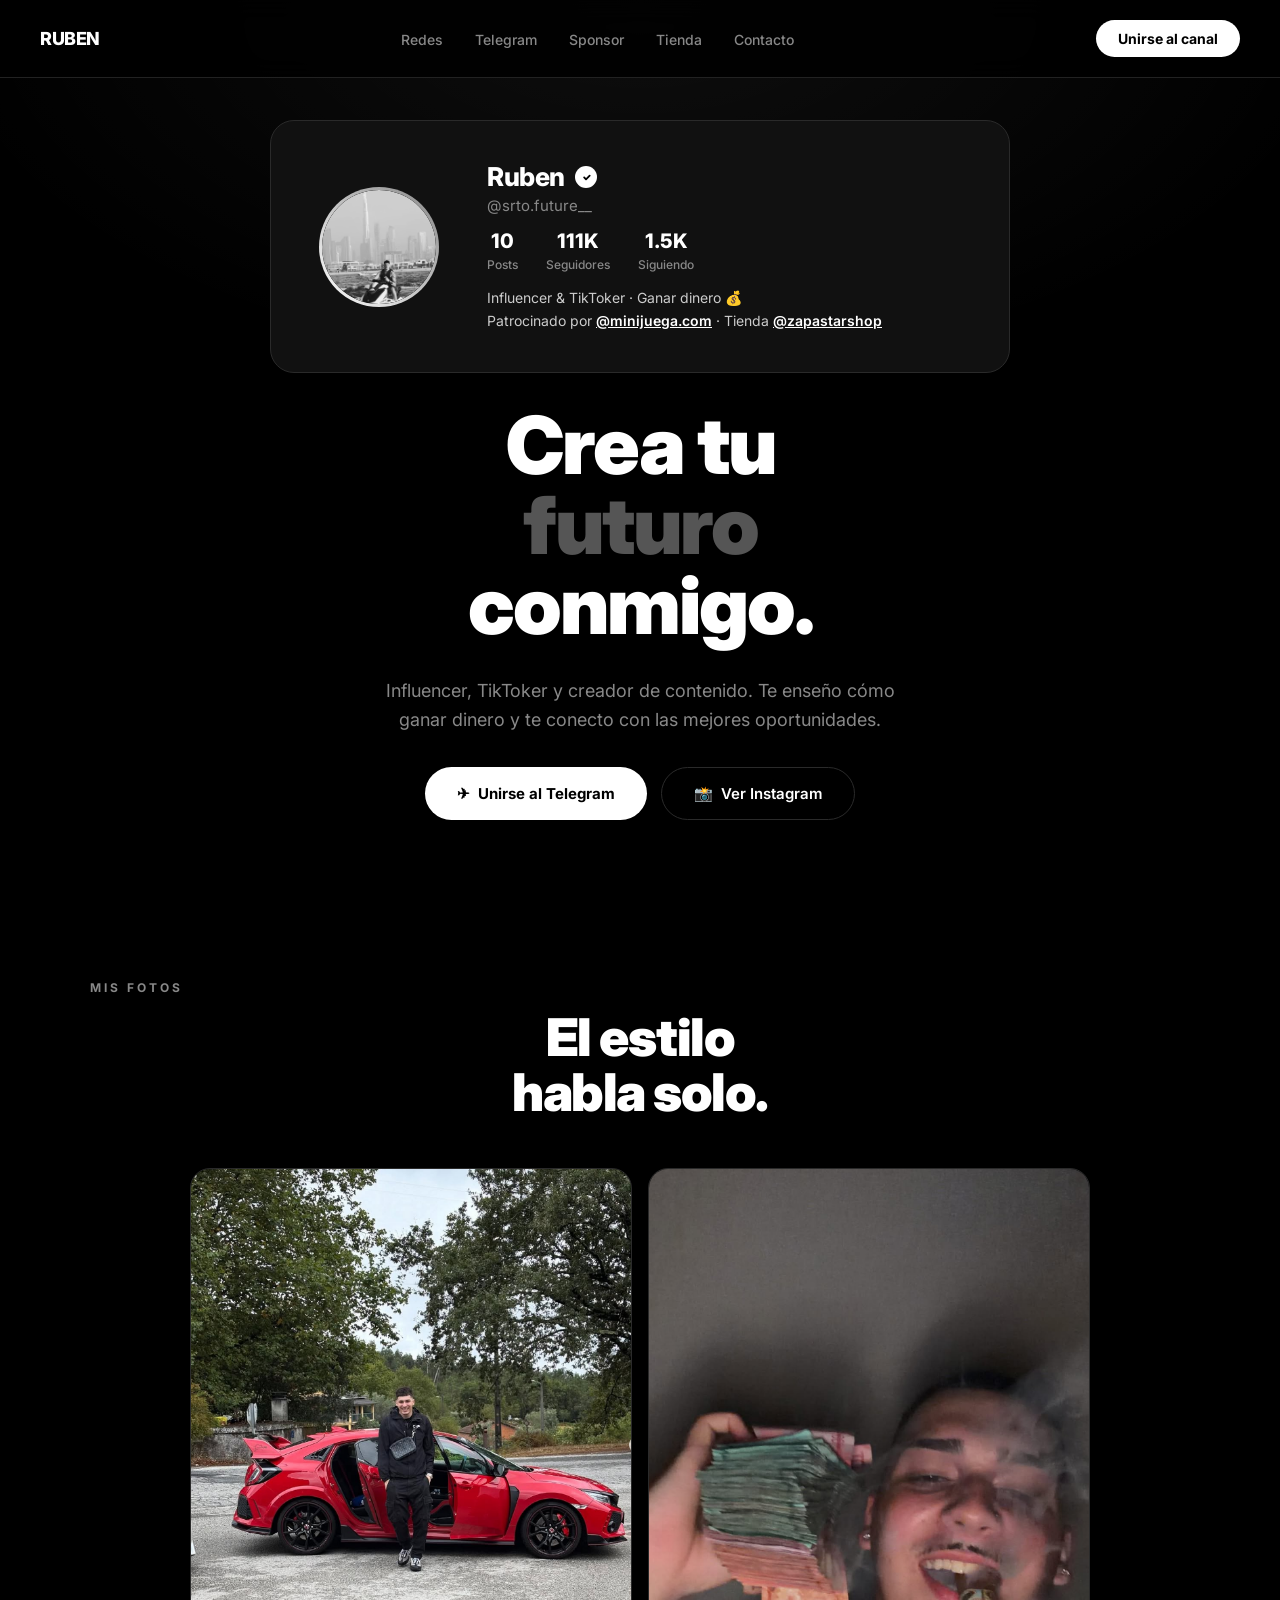
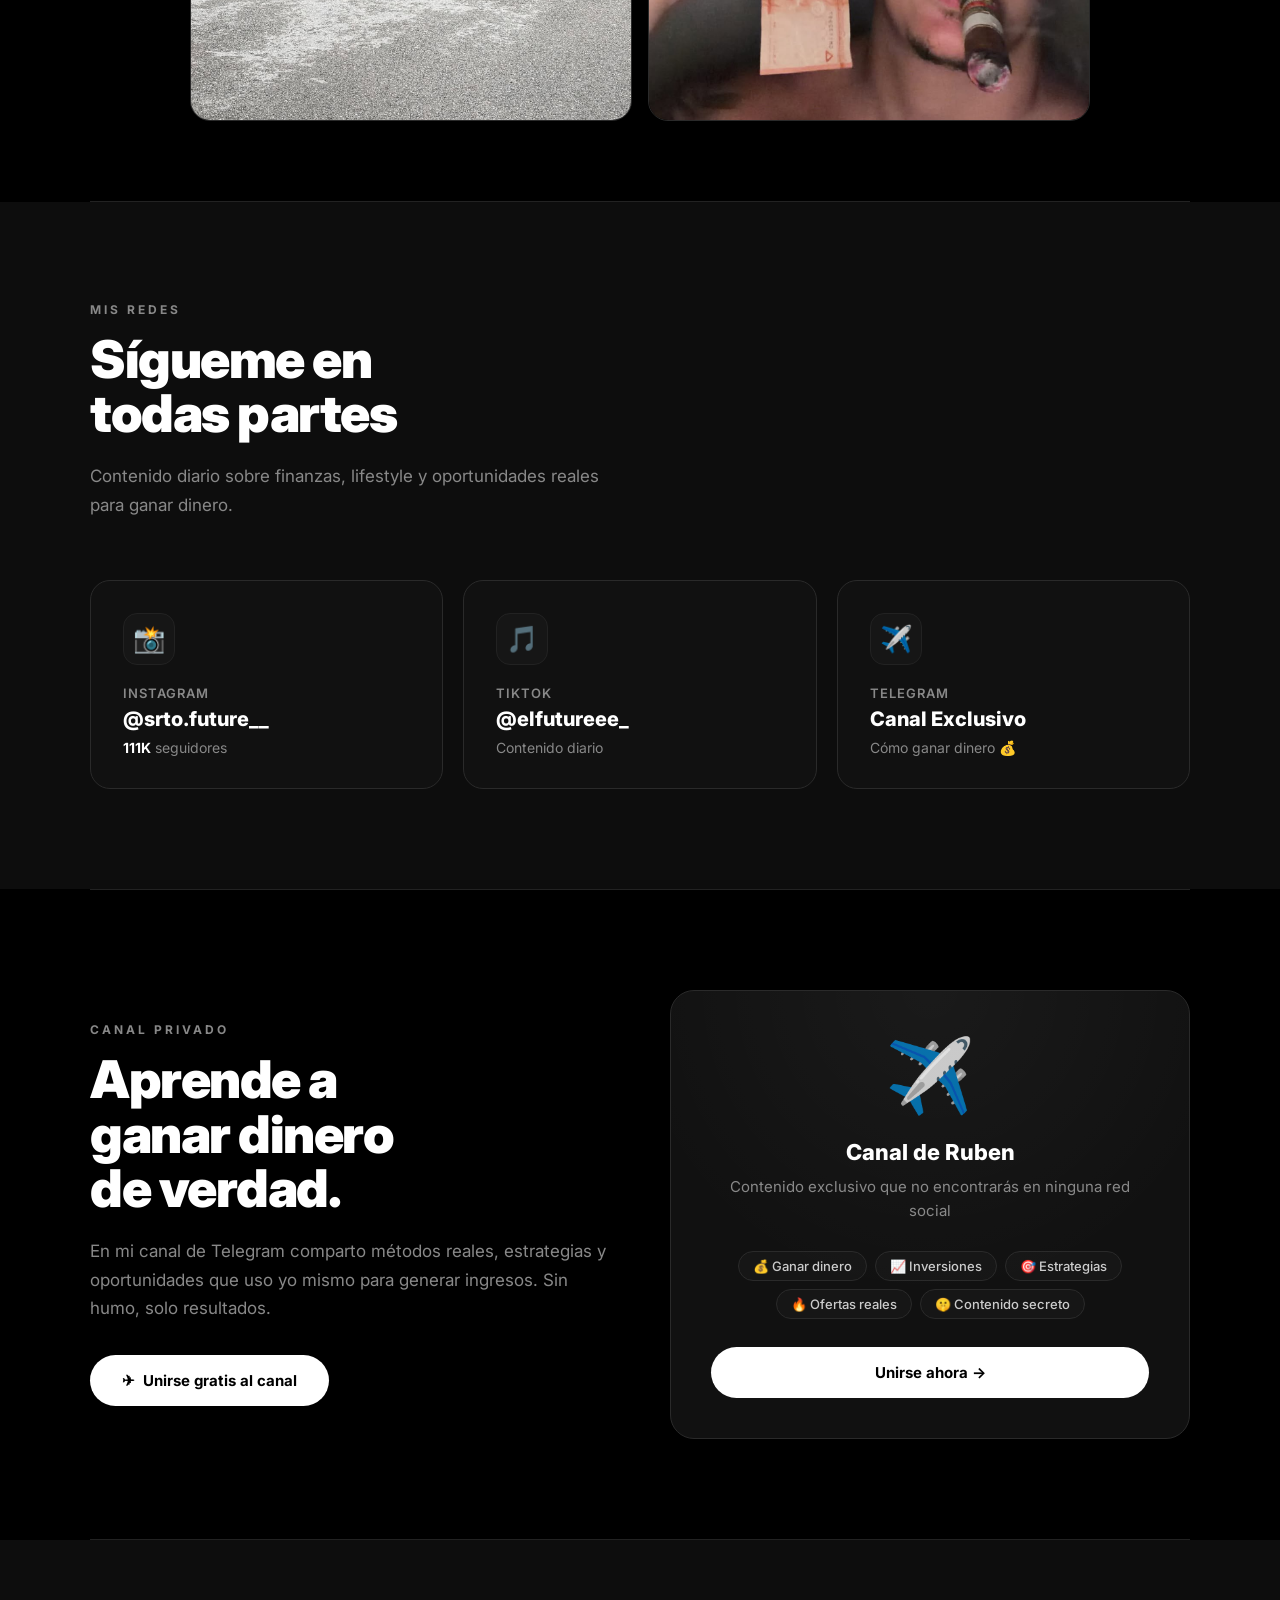
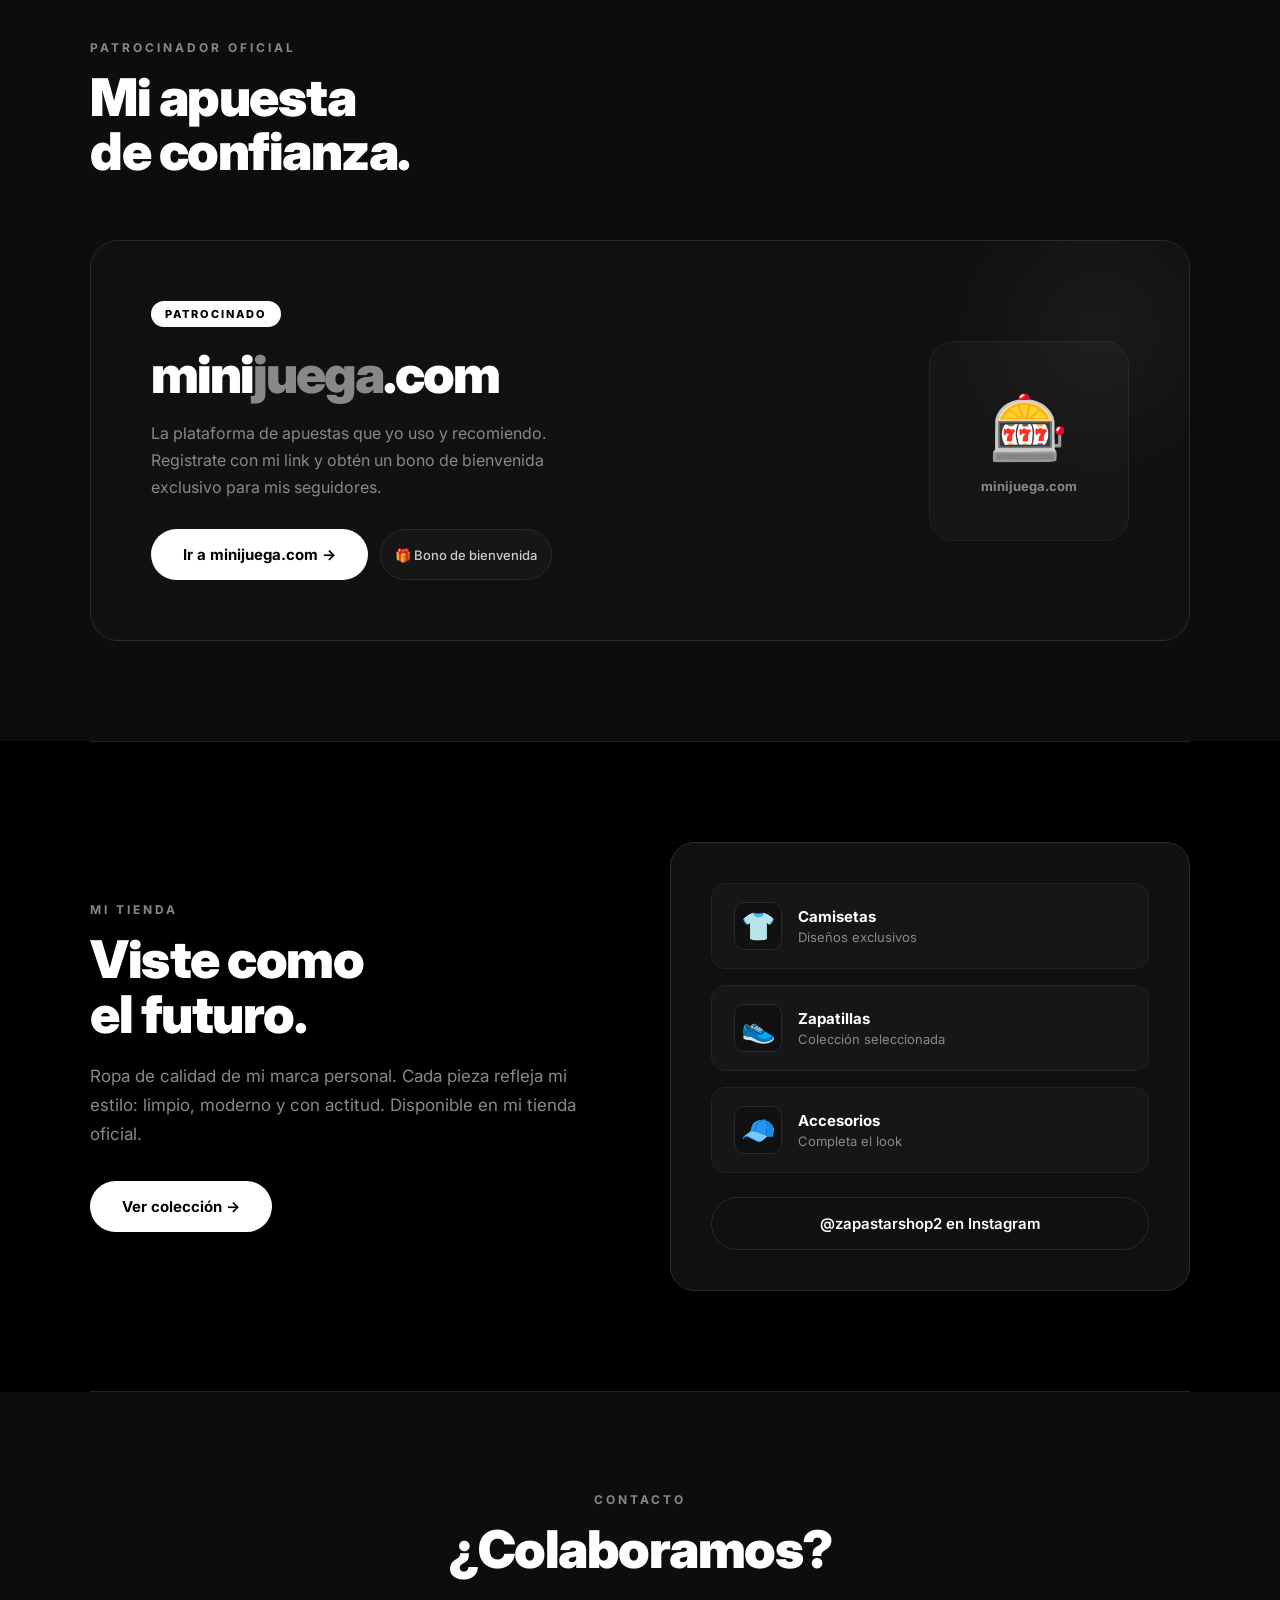
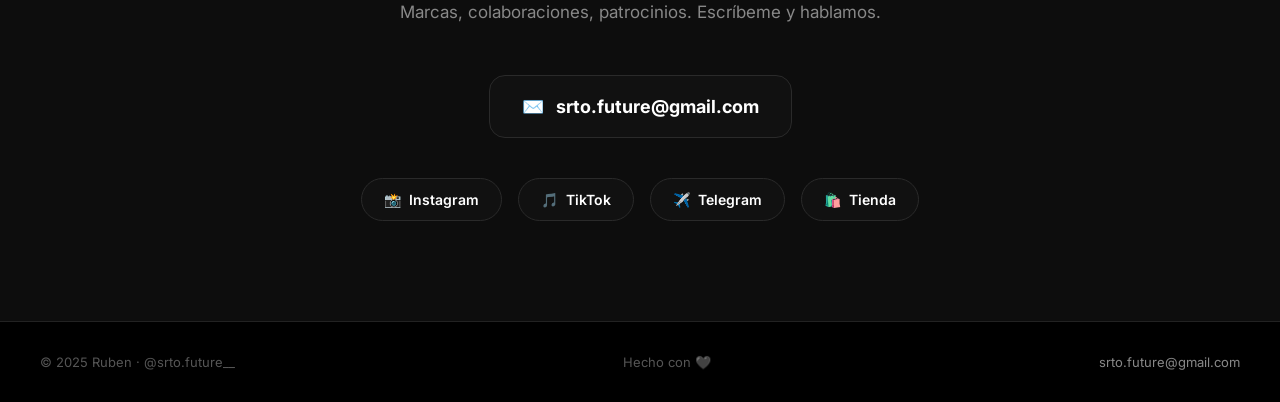
<file: index.html>
<!DOCTYPE html>
<html lang="es">
<head>
  <meta charset="UTF-8" />
  <meta name="viewport" content="width=device-width, initial-scale=1.0" />
  <title>Ruben | @srto.future__</title>
  <link rel="preconnect" href="https://fonts.googleapis.com" />
  <link rel="preconnect" href="https://fonts.gstatic.com" crossorigin />
  <link href="https://fonts.googleapis.com/css2?family=Inter:wght@300;400;500;600;700;800;900&display=swap" rel="stylesheet" />
  <link rel="stylesheet" href="css.css">

</head>
<body>

<!-- NAV -->
<nav>
  <div class="nav-logo">RUBEN</div>
  <ul class="nav-links">
    <li><a href="#platforms">Redes</a></li>
    <li><a href="#telegram">Telegram</a></li>
    <li><a href="#sponsor">Sponsor</a></li>
    <li><a href="#shop">Tienda</a></li>
    <li><a href="#contact">Contacto</a></li>
  </ul>
  <a href="#telegram" class="nav-cta">Unirse al canal</a>
</nav>

<!-- HERO -->
<section class="hero">
  <div class="hero-bg"></div>
  <div class="hero-inner">
    <div class="profile-card">
      <div class="profile-pic-wrap">
        <div class="profile-pic-ring">
          <div class="profile-pic"><img src="assets/future%203.PNG" alt="Ruben" /></div>
        </div>
      </div>
      <div class="profile-info">
        <div class="profile-name-row">
          <span class="profile-name">Ruben</span>
          <svg width="22" height="22" viewBox="0 0 24 24" fill="none" title="Verificado">
            <circle cx="12" cy="12" r="12" fill="#fff"/>
            <path d="M10 12.5l2 2 4-4" stroke="#000" stroke-width="2" stroke-linecap="round" stroke-linejoin="round"/>
          </svg>
        </div>
        <div class="profile-handle">@srto.future__</div>
        <div class="profile-stats">
          <div class="stat">
            <span class="stat-num">10</span>
            <span class="stat-label">Posts</span>
          </div>
          <div class="stat">
            <span class="stat-num">111K</span>
            <span class="stat-label">Seguidores</span>
          </div>
          <div class="stat">
            <span class="stat-num">1.5K</span>
            <span class="stat-label">Siguiendo</span>
          </div>
        </div>
        <div class="profile-bio">
          Influencer &amp; TikToker · Ganar dinero 💰<br/>
          Patrocinado por <a href="https://minijuega.com/" target="_blank">@minijuega.com</a> · Tienda <a href="https://instagram.com/zapastarshop2" target="_blank">@zapastarshop</a>
        </div>
      </div>
    </div>

    <h1 class="hero-headline">
      Crea tu<br/><span>futuro</span><br/>conmigo.
    </h1>
    <p class="hero-sub">Influencer, TikToker y creador de contenido. Te enseño cómo ganar dinero y te conecto con las mejores oportunidades.</p>
    <div class="hero-ctas">
      <a href="#telegram" class="btn-primary">
        <span>✈</span> Unirse al Telegram
      </a>
      <a href="https://www.instagram.com/srto.future__/" target="_blank" class="btn-secondary">
        <span>📸</span> Ver Instagram
      </a>
    </div>
  </div>
</section>

<!-- GALLERY -->
<section class="gallery-section">
  <div class="container">
    <div class="section-label">Mis Fotos</div>
    <h2 class="section-title" style="text-align:center">El estilo<br/>habla solo.</h2>
    <div class="gallery-grid">
      <div class="gallery-item">
        <img src="assets/future%201.PNG" alt="Ruben - lifestyle" />
      </div>
      <div class="gallery-item">
        <img src="assets/future%202.PNG" alt="Ruben - coche" />
      </div>
    </div>
  </div>
</section>

<div class="divider"></div>

<!-- PLATFORMS -->
<section class="platforms" id="platforms">
  <div class="container">
    <div class="section-label">Mis Redes</div>
    <h2 class="section-title">Sígueme en<br/>todas partes</h2>
    <p class="section-desc">Contenido diario sobre finanzas, lifestyle y oportunidades reales para ganar dinero.</p>
    <div class="platforms-grid">
      <a href="https://www.instagram.com/srto.future__/" target="_blank" class="platform-card">
        <div class="platform-icon">📸</div>
        <div class="platform-name">Instagram</div>
        <div class="platform-handle">@srto.future__</div>
        <div class="platform-stat"><strong>111K</strong> seguidores</div>
      </a>
      <a href="https://www.tiktok.com/@elfutureee_" target="_blank" class="platform-card">
        <div class="platform-icon">🎵</div>
        <div class="platform-name">TikTok</div>
        <div class="platform-handle">@elfutureee_</div>
        <div class="platform-stat">Contenido diario</div>
      </a>
      <a href="#telegram" class="platform-card">
        <div class="platform-icon">✈️</div>
        <div class="platform-name">Telegram</div>
        <div class="platform-handle">Canal Exclusivo</div>
        <div class="platform-stat">Cómo ganar dinero 💰</div>
      </a>
    </div>
  </div>
</section>

<div class="divider"></div>

<!-- TELEGRAM -->
<section class="telegram-section" id="telegram">
  <div class="container">
    <div class="telegram-inner">
      <div>
        <div class="section-label">Canal Privado</div>
        <h2 class="section-title">Aprende a<br/>ganar dinero<br/>de verdad.</h2>
        <p class="section-desc" style="margin-bottom:32px;">En mi canal de Telegram comparto métodos reales, estrategias y oportunidades que uso yo mismo para generar ingresos. Sin humo, solo resultados.</p>
        <a href="https://t.me/+_pMJeThDjJNjNjY0" target="_blank" class="btn-primary">
          <span>✈</span> Unirse gratis al canal
        </a>
      </div>
      <div class="telegram-visual">
        <span class="tg-icon">✈️</span>
        <div class="tg-title">Canal de Ruben</div>
        <div class="tg-desc">Contenido exclusivo que no encontrarás en ninguna red social</div>
        <div class="tg-tags">
          <span class="tag">💰 Ganar dinero</span>
          <span class="tag">📈 Inversiones</span>
          <span class="tag">🎯 Estrategias</span>
          <span class="tag">🔥 Ofertas reales</span>
          <span class="tag">🤫 Contenido secreto</span>
        </div>
        <a href="https://t.me/+_pMJeThDjJNjNjY0" target="_blank" class="btn-primary" style="width:100%;justify-content:center;">
          Unirse ahora →
        </a>
      </div>
    </div>
  </div>
</section>

<div class="divider"></div>

<!-- SPONSOR -->
<section class="sponsor-section" id="sponsor">
  <div class="container">
    <div class="section-label">Patrocinador Oficial</div>
    <h2 class="section-title">Mi apuesta<br/>de confianza.</h2>
    <div class="sponsor-card">
      <div style="flex:1">
        <span class="sponsor-badge">Patrocinado</span>
        <div class="sponsor-logo">mini<span>juega</span>.com</div>
        <p class="sponsor-desc">La plataforma de apuestas que yo uso y recomiendo. Registrate con mi link y obtén un bono de bienvenida exclusivo para mis seguidores.</p>
        <div style="display:flex;gap:12px;flex-wrap:wrap">
          <a href="https://minijuega.com/" target="_blank" class="btn-primary">
            Ir a minijuega.com →
          </a>
          <span class="tag" style="display:flex;align-items:center">🎁 Bono de bienvenida</span>
        </div>
      </div>
      <div class="sponsor-visual">
        <span class="big-emoji">🎰</span>
        <span>minijuega.com</span>
      </div>
    </div>
  </div>
</section>

<div class="divider"></div>

<!-- SHOP -->
<section class="shop-section" id="shop">
  <div class="container">
    <div class="shop-inner">
      <div>
        <div class="section-label">Mi Tienda</div>
        <h2 class="section-title">Viste como<br/>el futuro.</h2>
        <p class="section-desc" style="margin-bottom:32px;">Ropa de calidad de mi marca personal. Cada pieza refleja mi estilo: limpio, moderno y con actitud. Disponible en mi tienda oficial.</p>
        <a href="https://www.instagram.com/zapastarshop2/" target="_blank" class="btn-primary">
          Ver colección →
        </a>
      </div>
      <div class="shop-visual">
        <div class="shop-item">
          <div class="shop-item-icon">👕</div>
          <div class="shop-item-info">
            <div class="shop-item-name">Camisetas</div>
            <div class="shop-item-sub">Diseños exclusivos</div>
          </div>
        </div>
        <div class="shop-item">
          <div class="shop-item-icon">👟</div>
          <div class="shop-item-info">
            <div class="shop-item-name">Zapatillas</div>
            <div class="shop-item-sub">Colección seleccionada</div>
          </div>
        </div>
        <div class="shop-item">
          <div class="shop-item-icon">🧢</div>
          <div class="shop-item-info">
            <div class="shop-item-name">Accesorios</div>
            <div class="shop-item-sub">Completa el look</div>
          </div>
        </div>
        <a href="https://www.instagram.com/zapastarshop2/" target="_blank" class="btn-secondary" style="justify-content:center;margin-top:8px">
          @zapastarshop2 en Instagram
        </a>
      </div>
    </div>
  </div>
</section>

<div class="divider"></div>

<!-- CONTACT -->
<section class="contact-section" id="contact">
  <div class="container">
    <div class="contact-box">
      <div class="section-label">Contacto</div>
      <h2 class="section-title">¿Colaboramos?</h2>
      <p class="section-desc" style="margin:0 auto 8px;">Marcas, colaboraciones, patrocinios. Escríbeme y hablamos.</p>
      <a href="mailto:srto.future@gmail.com" class="contact-email-link">
        <span>✉️</span>
        srto.future@gmail.com
      </a>
      <div class="social-row">
        <a href="https://www.instagram.com/srto.future__/" target="_blank" class="social-btn">
          <span>📸</span> Instagram
        </a>
        <a href="https://www.tiktok.com/@elfutureee_" target="_blank" class="social-btn">
          <span>🎵</span> TikTok
        </a>
        <a href="https://t.me/+_pMJeThDjJNjNjY0" target="_blank" class="social-btn">
          <span>✈️</span> Telegram
        </a>
        <a href="https://www.instagram.com/zapastarshop2/" target="_blank" class="social-btn">
          <span>🛍️</span> Tienda
        </a>
      </div>
    </div>
  </div>
</section>

<!-- FOOTER -->
<footer>
  <span>© 2025 Ruben · @srto.future__</span>
  <span>Hecho con 🖤</span>
  <a href="mailto:srto.future@gmail.com">srto.future@gmail.com</a>
</footer>

</body>
</html>
</file>
<file: css.css>
*, *::before, *::after { box-sizing: border-box; margin: 0; padding: 0; }

    :root {
      --bg: #000;
      --bg2: #0d0d0d;
      --bg3: #161616;
      --card: #111;
      --border: #222;
      --border2: #2a2a2a;
      --white: #fff;
      --gray: #888;
      --gray2: #555;
      --accent: #fff;
    }

    html { scroll-behavior: smooth; }

    body {
      font-family: 'Inter', sans-serif;
      background: var(--bg);
      color: var(--white);
      overflow-x: hidden;
    }

    /* ─── NAV ─── */
    nav {
      position: fixed;
      top: 0; left: 0; right: 0;
      z-index: 100;
      display: flex;
      align-items: center;
      justify-content: space-between;
      padding: 20px 40px;
      background: rgba(0,0,0,0.85);
      backdrop-filter: blur(12px);
      border-bottom: 1px solid var(--border);
    }
    .nav-logo {
      font-size: 18px;
      font-weight: 800;
      letter-spacing: -0.5px;
    }
    .nav-links {
      display: flex;
      gap: 32px;
      list-style: none;
    }
    .nav-links a {
      color: var(--gray);
      text-decoration: none;
      font-size: 14px;
      font-weight: 500;
      transition: color 0.2s;
    }
    .nav-links a:hover { color: var(--white); }
    .nav-cta {
      background: var(--white);
      color: var(--bg);
      padding: 10px 22px;
      border-radius: 50px;
      font-size: 14px;
      font-weight: 700;
      text-decoration: none;
      transition: opacity 0.2s;
    }
    .nav-cta:hover { opacity: 0.85; }

    /* ─── HERO ─── */
    .hero {
      min-height: 100vh;
      display: flex;
      align-items: center;
      justify-content: center;
      padding: 120px 40px 80px;
      position: relative;
      overflow: hidden;
    }
    .hero-bg {
      position: absolute;
      inset: 0;
      background: radial-gradient(ellipse 80% 60% at 50% 0%, rgba(255,255,255,0.06) 0%, transparent 70%);
      pointer-events: none;
    }
    .hero-inner {
      max-width: 900px;
      width: 100%;
      display: flex;
      flex-direction: column;
      align-items: center;
      text-align: center;
      gap: 32px;
      position: relative;
    }

    /* Profile card Instagram-style */
    .profile-card {
      background: var(--card);
      border: 1px solid var(--border2);
      border-radius: 24px;
      padding: 40px 48px;
      display: flex;
      align-items: center;
      gap: 48px;
      width: 100%;
      max-width: 740px;
    }
    .profile-pic-wrap {
      position: relative;
      flex-shrink: 0;
    }
    .profile-pic-ring {
      width: 120px;
      height: 120px;
      border-radius: 50%;
      background: linear-gradient(45deg, #fff 0%, #888 100%);
      padding: 3px;
      display: flex;
      align-items: center;
      justify-content: center;
    }
    .profile-pic {
      width: 114px;
      height: 114px;
      border-radius: 50%;
      background: var(--bg3);
      display: flex;
      align-items: center;
      justify-content: center;
      font-size: 44px;
      font-weight: 900;
      color: var(--white);
      overflow: hidden;
    }
    .profile-pic img {
      width: 100%;
      height: 100%;
      object-fit: cover;
      object-position: center top;
      border-radius: 50%;
    }
    .profile-info { flex: 1; text-align: left; }
    .profile-name-row {
      display: flex;
      align-items: center;
      gap: 10px;
      margin-bottom: 4px;
    }
    .profile-name {
      font-size: 26px;
      font-weight: 800;
      letter-spacing: -0.5px;
    }
    .profile-handle {
      color: var(--gray);
      font-size: 15px;
      margin-bottom: 14px;
    }
    .profile-stats {
      display: flex;
      gap: 28px;
      margin-bottom: 14px;
    }
    .stat { text-align: center; }
    .stat-num {
      font-size: 20px;
      font-weight: 800;
      display: block;
    }
    .stat-label {
      font-size: 12px;
      color: var(--gray);
      font-weight: 500;
    }
    .profile-bio {
      font-size: 14px;
      color: #ccc;
      line-height: 1.6;
    }
    .profile-bio a {
      color: var(--white);
      font-weight: 600;
    }

    /* Hero headline */
    .hero-headline {
      font-size: clamp(42px, 7vw, 80px);
      font-weight: 900;
      letter-spacing: -2px;
      line-height: 1.0;
    }
    .hero-headline span {
      color: var(--gray2);
    }
    .hero-sub {
      font-size: 18px;
      color: var(--gray);
      max-width: 520px;
      line-height: 1.6;
    }
    .hero-ctas {
      display: flex;
      gap: 14px;
      flex-wrap: wrap;
      justify-content: center;
    }
    .btn-primary {
      background: var(--white);
      color: var(--bg);
      padding: 16px 32px;
      border-radius: 50px;
      font-weight: 700;
      font-size: 15px;
      text-decoration: none;
      transition: opacity 0.2s, transform 0.2s;
      display: inline-flex;
      align-items: center;
      gap: 8px;
    }
    .btn-primary:hover { opacity: 0.88; transform: translateY(-1px); }
    .btn-secondary {
      border: 1.5px solid var(--border2);
      color: var(--white);
      padding: 16px 32px;
      border-radius: 50px;
      font-weight: 600;
      font-size: 15px;
      text-decoration: none;
      transition: border-color 0.2s, transform 0.2s;
      display: inline-flex;
      align-items: center;
      gap: 8px;
    }
    .btn-secondary:hover { border-color: var(--gray); transform: translateY(-1px); }

    /* ─── SECTION BASE ─── */
    section { padding: 100px 40px; }
    .section-label {
      font-size: 12px;
      font-weight: 700;
      letter-spacing: 3px;
      text-transform: uppercase;
      color: var(--gray);
      margin-bottom: 16px;
    }
    .section-title {
      font-size: clamp(32px, 5vw, 52px);
      font-weight: 900;
      letter-spacing: -1.5px;
      line-height: 1.05;
      margin-bottom: 20px;
    }
    .section-desc {
      font-size: 17px;
      color: var(--gray);
      max-width: 540px;
      line-height: 1.7;
    }
    .container { max-width: 1100px; margin: 0 auto; }

    /* ─── GALLERY ─── */
    .gallery-section { background: var(--bg); padding: 80px 40px; }
    .gallery-grid {
      display: grid;
      grid-template-columns: 1fr 1fr;
      gap: 16px;
      margin-top: 48px;
      max-width: 900px;
      margin-left: auto;
      margin-right: auto;
    }
    .gallery-item {
      border-radius: 20px;
      overflow: hidden;
      aspect-ratio: 4/5;
      background: var(--card);
      border: 1px solid var(--border2);
      position: relative;
    }
    .gallery-item img {
      width: 100%;
      height: 100%;
      object-fit: cover;
      display: block;
      transition: transform 0.4s ease;
    }
    .gallery-item:hover img { transform: scale(1.04); }
    @media (max-width: 768px) {
      .gallery-grid { grid-template-columns: 1fr 1fr; gap: 10px; }
    }

    /* ─── PLATFORMS ─── */
    .platforms { background: var(--bg2); }
    .platforms-grid {
      display: grid;
      grid-template-columns: repeat(auto-fit, minmax(280px, 1fr));
      gap: 20px;
      margin-top: 60px;
    }
    .platform-card {
      background: var(--card);
      border: 1px solid var(--border2);
      border-radius: 20px;
      padding: 32px;
      transition: border-color 0.2s, transform 0.2s;
      text-decoration: none;
      color: inherit;
      display: block;
    }
    .platform-card:hover {
      border-color: #444;
      transform: translateY(-3px);
    }
    .platform-icon {
      width: 52px;
      height: 52px;
      border-radius: 14px;
      background: var(--bg3);
      display: flex;
      align-items: center;
      justify-content: center;
      font-size: 26px;
      margin-bottom: 20px;
      border: 1px solid var(--border);
    }
    .platform-name {
      font-size: 13px;
      color: var(--gray);
      font-weight: 600;
      letter-spacing: 1px;
      text-transform: uppercase;
      margin-bottom: 6px;
    }
    .platform-handle {
      font-size: 20px;
      font-weight: 800;
      margin-bottom: 8px;
    }
    .platform-stat {
      font-size: 14px;
      color: var(--gray);
    }
    .platform-stat strong {
      color: var(--white);
      font-weight: 700;
    }

    /* ─── TELEGRAM ─── */
    .telegram-section {
      background: var(--bg);
    }
    .telegram-inner {
      display: grid;
      grid-template-columns: 1fr 1fr;
      gap: 60px;
      align-items: center;
    }
    .telegram-visual {
      background: var(--card);
      border: 1px solid var(--border2);
      border-radius: 24px;
      padding: 40px;
      text-align: center;
      position: relative;
      overflow: hidden;
    }
    .telegram-visual::before {
      content: '';
      position: absolute;
      inset: 0;
      background: radial-gradient(circle at 50% 0%, rgba(255,255,255,0.04), transparent 60%);
    }
    .tg-icon {
      font-size: 72px;
      margin-bottom: 20px;
      display: block;
    }
    .tg-title {
      font-size: 22px;
      font-weight: 800;
      margin-bottom: 10px;
    }
    .tg-desc {
      font-size: 15px;
      color: var(--gray);
      line-height: 1.6;
      margin-bottom: 28px;
    }
    .tg-tags {
      display: flex;
      flex-wrap: wrap;
      gap: 8px;
      justify-content: center;
      margin-bottom: 28px;
    }
    .tag {
      background: var(--bg3);
      border: 1px solid var(--border2);
      padding: 6px 14px;
      border-radius: 50px;
      font-size: 13px;
      color: #ccc;
      font-weight: 500;
    }

    /* ─── SPONSOR ─── */
    .sponsor-section { background: var(--bg2); }
    .sponsor-card {
      background: var(--card);
      border: 1px solid var(--border2);
      border-radius: 28px;
      padding: 60px;
      display: flex;
      align-items: center;
      gap: 60px;
      margin-top: 60px;
      position: relative;
      overflow: hidden;
    }
    .sponsor-card::before {
      content: '';
      position: absolute;
      top: -60px; right: -60px;
      width: 300px;
      height: 300px;
      background: radial-gradient(circle, rgba(255,255,255,0.04), transparent 70%);
      pointer-events: none;
    }
    .sponsor-badge {
      background: var(--white);
      color: var(--bg);
      font-size: 11px;
      font-weight: 800;
      letter-spacing: 2px;
      text-transform: uppercase;
      padding: 6px 14px;
      border-radius: 50px;
      display: inline-block;
      margin-bottom: 16px;
    }
    .sponsor-logo {
      font-size: 52px;
      font-weight: 900;
      letter-spacing: -2px;
      margin-bottom: 14px;
    }
    .sponsor-logo span { color: var(--gray); }
    .sponsor-desc {
      font-size: 16px;
      color: var(--gray);
      line-height: 1.7;
      max-width: 420px;
      margin-bottom: 28px;
    }
    .sponsor-visual {
      flex-shrink: 0;
      width: 200px;
      height: 200px;
      border-radius: 24px;
      background: var(--bg3);
      border: 1px solid var(--border);
      display: flex;
      flex-direction: column;
      align-items: center;
      justify-content: center;
      gap: 12px;
    }
    .sponsor-visual .big-emoji { font-size: 64px; }
    .sponsor-visual span {
      font-size: 13px;
      font-weight: 700;
      color: var(--gray);
    }

    /* ─── SHOP ─── */
    .shop-section { background: var(--bg); }
    .shop-inner {
      display: grid;
      grid-template-columns: 1fr 1fr;
      gap: 60px;
      align-items: center;
    }
    .shop-visual {
      background: var(--card);
      border: 1px solid var(--border2);
      border-radius: 24px;
      padding: 40px;
      display: flex;
      flex-direction: column;
      gap: 16px;
    }
    .shop-item {
      background: var(--bg3);
      border: 1px solid var(--border);
      border-radius: 14px;
      padding: 18px 22px;
      display: flex;
      align-items: center;
      gap: 16px;
    }
    .shop-item-icon {
      font-size: 28px;
      width: 48px;
      height: 48px;
      background: var(--card);
      border-radius: 10px;
      display: flex;
      align-items: center;
      justify-content: center;
      border: 1px solid var(--border2);
    }
    .shop-item-info { flex: 1; }
    .shop-item-name {
      font-size: 15px;
      font-weight: 700;
      margin-bottom: 3px;
    }
    .shop-item-sub {
      font-size: 13px;
      color: var(--gray);
    }

    /* ─── CONTACT ─── */
    .contact-section {
      background: var(--bg2);
      text-align: center;
    }
    .contact-box {
      max-width: 600px;
      margin: 0 auto;
    }
    .contact-email-link {
      display: inline-flex;
      align-items: center;
      gap: 12px;
      background: var(--card);
      border: 1px solid var(--border2);
      border-radius: 16px;
      padding: 20px 32px;
      color: var(--white);
      text-decoration: none;
      font-size: 18px;
      font-weight: 700;
      margin: 40px 0;
      transition: border-color 0.2s, transform 0.2s;
    }
    .contact-email-link:hover {
      border-color: #444;
      transform: translateY(-2px);
    }
    .social-row {
      display: flex;
      justify-content: center;
      gap: 16px;
      flex-wrap: wrap;
    }
    .social-btn {
      background: var(--card);
      border: 1px solid var(--border2);
      border-radius: 50px;
      padding: 12px 22px;
      color: var(--white);
      text-decoration: none;
      font-size: 14px;
      font-weight: 600;
      display: flex;
      align-items: center;
      gap: 8px;
      transition: border-color 0.2s, transform 0.2s;
    }
    .social-btn:hover {
      border-color: #555;
      transform: translateY(-2px);
    }

    /* ─── FOOTER ─── */
    footer {
      background: var(--bg);
      border-top: 1px solid var(--border);
      padding: 32px 40px;
      display: flex;
      align-items: center;
      justify-content: space-between;
      font-size: 13px;
      color: var(--gray2);
    }
    footer a { color: var(--gray); text-decoration: none; }
    footer a:hover { color: var(--white); }

    /* ─── DIVIDER ─── */
    .divider {
      height: 1px;
      background: var(--border);
      max-width: 1100px;
      margin: 0 auto;
    }

    /* ─── RESPONSIVE ─── */
    @media (max-width: 768px) {
      nav { padding: 16px 20px; }
      .nav-links { display: none; }
      section { padding: 70px 20px; }
      .profile-card {
        flex-direction: column;
        text-align: center;
        padding: 28px 24px;
        gap: 28px;
      }
      .profile-info { text-align: center; }
      .profile-stats { justify-content: center; }
      .telegram-inner,
      .shop-inner { grid-template-columns: 1fr; }
      .sponsor-card {
        flex-direction: column;
        padding: 36px 24px;
        gap: 36px;
      }
      .sponsor-visual { width: 100%; height: 140px; }
      footer { flex-direction: column; gap: 12px; text-align: center; }
    }
</file>
